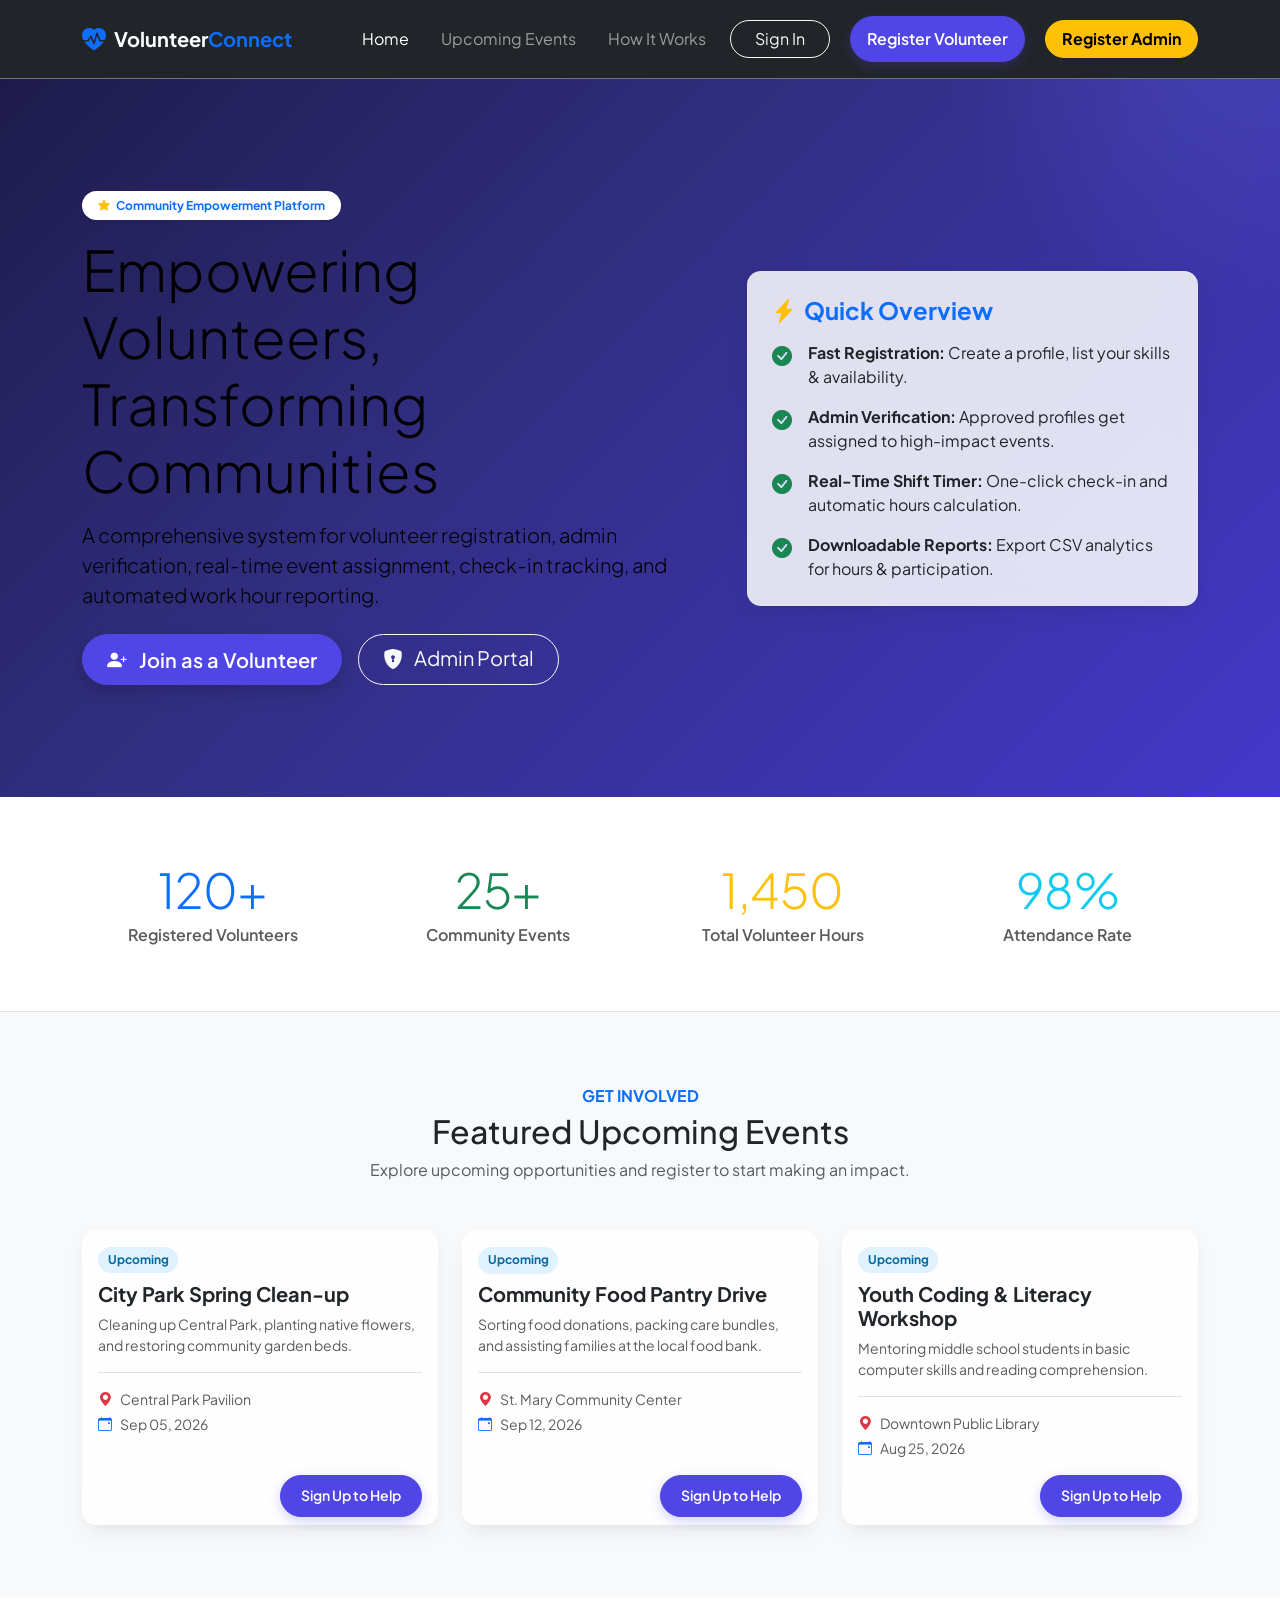
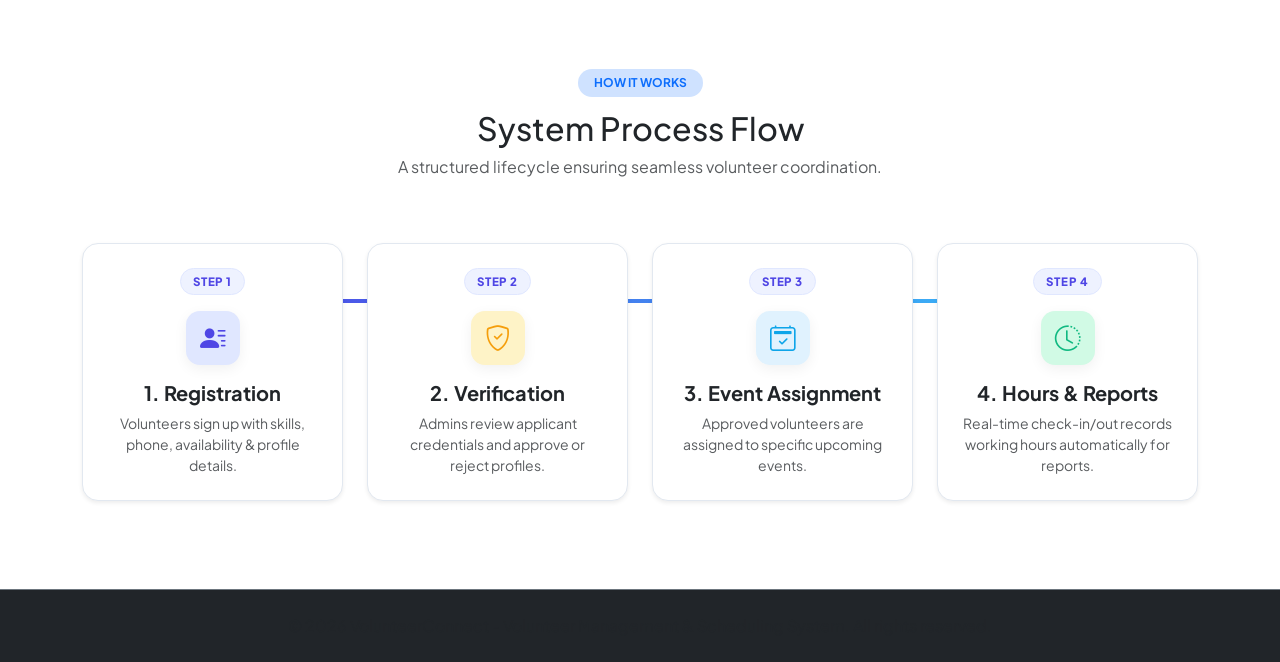
<file: frontend/index.html>
<!DOCTYPE html>
<html lang="en">

<head>
  <meta charset="UTF-8">
  <meta name="viewport" content="width=device-width, initial-scale=1.0">
  <title>Volunteer Connect - Volunteer Management & Scheduling System</title>
  <meta name="description"
    content="Streamlined volunteer registration, event scheduling, admin verification, and automatic working hours tracking.">

  <!-- Bootstrap 5 CSS & Icons -->
  <link href="https://cdn.jsdelivr.net/npm/bootstrap@5.3.2/dist/css/bootstrap.min.css" rel="stylesheet">
  <link href="https://cdn.jsdelivr.net/npm/bootstrap-icons@1.11.1/font/bootstrap-icons.css" rel="stylesheet">
  <!-- Google Fonts -->
  <link href="https://fonts.googleapis.com/css2?family=Plus+Jakarta+Sans:wght@400;500;600;700;800&display=swap"
    rel="stylesheet">
  <!-- Custom CSS -->
  <link rel="stylesheet" href="css/styles.css">
</head>

<body>

  <!-- Navigation Bar -->
  <nav class="navbar navbar-expand-lg navbar-dark bg-dark py-3 sticky-top border-bottom border-secondary">
    <div class="container">
      <a class="navbar-brand fw-bold d-flex align-items-center gap-2" href="index.html">
        <i class="bi bi-heart-pulse-fill text-indigo fs-4 text-primary"></i>
        <span>Volunteer<span class="text-primary">Connect</span></span>
      </a>
      <button class="navbar-toggler" type="button" data-bs-toggle="collapse" data-bs-target="#navbarNav">
        <span class="navbar-toggler-icon"></span>
      </button>
      <div class="collapse navbar-collapse" id="navbarNav">
        <ul class="navbar-menu navbar-nav ms-auto align-items-center gap-3">
          <li class="nav-item"><a class="nav-link active" href="index.html">Home</a></li>
          <li class="nav-item"><a class="nav-link" href="#events-section">Upcoming Events</a></li>
          <li class="nav-item"><a class="nav-link" href="#about-section">How It Works</a></li>
          <li class="nav-item">
            <a href="login.html" class="btn btn-outline-light rounded-pill px-4 me-1">Sign In</a>
          </li>
          <li class="nav-item">
            <a href="login.html?tab=register" class="btn btn-primary rounded-pill px-3 me-1">Register Volunteer</a>
          </li>
          <li class="nav-item">
            <a href="admin_register.html" class="btn btn-warning rounded-pill px-3 fw-bold">Register Admin</a>
          </li>
        </ul>
      </div>
    </div>
  </nav>

  <!-- Hero Section -->
  <header class="hero-gradient py-5 text-white position-relative">
    <div class="container py-5 my-3">
      <div class="row align-items-center gy-4">
        <div class="col-lg-7">
          <span class="badge bg-white text-primary fw-bold px-3 py-2 rounded-pill mb-3 shadow-sm">
            <i class="bi bi-star-fill text-warning me-1"></i> Community Empowerment Platform
          </span>
          <h1 class="display-4 text-black fw-extrabold mb-3">Empowering Volunteers, Transforming Communities</h1>
          <p class="lead text-black mb-4 opacity-90">
            A comprehensive system for volunteer registration, admin verification, real-time event assignment, check-in
            tracking, and automated work hour reporting.
          </p>
          <div class="d-flex flex-wrap gap-3">
            <a href="login.html?tab=register" class="btn btn-primary btn-lg rounded-pill px-4 shadow">
              <i class="bi bi-person-plus-fill me-2"></i> Join as a Volunteer
            </a>
            <a href="login.html" class="btn btn-outline-light btn-lg rounded-pill px-4">
              <i class="bi bi-shield-lock-fill me-2"></i> Admin Portal
            </a>
          </div>
        </div>
        <div class="col-lg-5 text-center">
          <div class="glass-card p-4 text-dark text-start">
            <h4 class="fw-bold mb-3 text-primary"><i class="bi bi-lightning-charge-fill text-warning me-2"></i>Quick
              Overview</h4>
            <ul class="list-unstyled d-flex flex-column gap-3 mb-0">
              <li class="d-flex align-items-start gap-3">
                <i class="bi bi-check-circle-fill text-success fs-5"></i>
                <div><strong>Fast Registration:</strong> Create a profile, list your skills & availability.</div>
              </li>
              <li class="d-flex align-items-start gap-3">
                <i class="bi bi-check-circle-fill text-success fs-5"></i>
                <div><strong>Admin Verification:</strong> Approved profiles get assigned to high-impact events.</div>
              </li>
              <li class="d-flex align-items-start gap-3">
                <i class="bi bi-check-circle-fill text-success fs-5"></i>
                <div><strong>Real-Time Shift Timer:</strong> One-click check-in and automatic hours calculation.</div>
              </li>
              <li class="d-flex align-items-start gap-3">
                <i class="bi bi-check-circle-fill text-success fs-5"></i>
                <div><strong>Downloadable Reports:</strong> Export CSV analytics for hours & participation.</div>
              </li>
            </ul>
          </div>
        </div>
      </div>
    </div>
  </header>

  <!-- Impact Stats Section -->
  <section class="py-5 bg-white border-bottom">
    <div class="container">
      <div class="row g-4 text-center">
        <div class="col-md-3 col-6">
          <div class="p-3">
            <h2 class="fw-extrabold text-primary display-5 mb-1" id="landing-stat-vols">120+</h2>
            <p class="text-muted fw-semibold mb-0">Registered Volunteers</p>
          </div>
        </div>
        <div class="col-md-3 col-6">
          <div class="p-3">
            <h2 class="fw-extrabold text-success display-5 mb-1" id="landing-stat-events">25+</h2>
            <p class="text-muted fw-semibold mb-0">Community Events</p>
          </div>
        </div>
        <div class="col-md-3 col-6">
          <div class="p-3">
            <h2 class="fw-extrabold text-warning display-5 mb-1" id="landing-stat-hours">1,450</h2>
            <p class="text-muted fw-semibold mb-0">Total Volunteer Hours</p>
          </div>
        </div>
        <div class="col-md-3 col-6">
          <div class="p-3">
            <h2 class="fw-extrabold text-info display-5 mb-1">98%</h2>
            <p class="text-muted fw-semibold mb-0">Attendance Rate</p>
          </div>
        </div>
      </div>
    </div>
  </section>

  <!-- Public Upcoming Events Preview -->
  <section id="events-section" class="py-5 bg-light">
    <div class="container py-4">
      <div class="text-center mb-5">
        <span class="text-primary fw-bold text-uppercase tracking-wide">Get Involved</span>
        <h2 class="fw-extrabold text-dark mt-1">Featured Upcoming Events</h2>
        <p class="text-muted">Explore upcoming opportunities and register to start making an impact.</p>
      </div>

      <div class="row g-4" id="public-events-list">
        <!-- Sample Preview Events -->
        <div class="col-md-4">
          <div class="card glass-card h-100 border-0">
            <div class="card-body">
              <span class="badge-status badge-upcoming mb-2">Upcoming</span>
              <h5 class="fw-bold text-dark">City Park Spring Clean-up</h5>
              <p class="text-muted small">Cleaning up Central Park, planting native flowers, and restoring community
                garden beds.</p>
              <div class="text-muted small border-top pt-3 mt-2">
                <div class="mb-1"><i class="bi bi-geo-alt-fill text-danger me-2"></i>Central Park Pavilion</div>
                <div><i class="bi bi-calendar-event text-primary me-2"></i>Sep 05, 2026</div>
              </div>
            </div>
            <div class="card-footer bg-transparent border-0 pt-0 text-end">
              <a href="login.html?tab=register" class="btn btn-sm btn-primary rounded-pill">Sign Up to Help</a>
            </div>
          </div>
        </div>

        <div class="col-md-4">
          <div class="card glass-card h-100 border-0">
            <div class="card-body">
              <span class="badge-status badge-upcoming mb-2">Upcoming</span>
              <h5 class="fw-bold text-dark">Community Food Pantry Drive</h5>
              <p class="text-muted small">Sorting food donations, packing care bundles, and assisting families at the
                local food bank.</p>
              <div class="text-muted small border-top pt-3 mt-2">
                <div class="mb-1"><i class="bi bi-geo-alt-fill text-danger me-2"></i>St. Mary Community Center</div>
                <div><i class="bi bi-calendar-event text-primary me-2"></i>Sep 12, 2026</div>
              </div>
            </div>
            <div class="card-footer bg-transparent border-0 pt-0 text-end">
              <a href="login.html?tab=register" class="btn btn-sm btn-primary rounded-pill">Sign Up to Help</a>
            </div>
          </div>
        </div>

        <div class="col-md-4">
          <div class="card glass-card h-100 border-0">
            <div class="card-body">
              <span class="badge-status badge-upcoming mb-2">Upcoming</span>
              <h5 class="fw-bold text-dark">Youth Coding & Literacy Workshop</h5>
              <p class="text-muted small">Mentoring middle school students in basic computer skills and reading
                comprehension.</p>
              <div class="text-muted small border-top pt-3 mt-2">
                <div class="mb-1"><i class="bi bi-geo-alt-fill text-danger me-2"></i>Downtown Public Library</div>
                <div><i class="bi bi-calendar-event text-primary me-2"></i>Aug 25, 2026</div>
              </div>
            </div>
            <div class="card-footer bg-transparent border-0 pt-0 text-end">
              <a href="login.html?tab=register" class="btn btn-sm btn-primary rounded-pill">Sign Up to Help</a>
            </div>
          </div>
        </div>
      </div>
    </div>
  </section>

  <!-- Process Flow Section -->
  <section id="about-section" class="py-5 bg-white position-relative overflow-hidden">
    <div class="container py-4">
      <div class="text-center mb-5">
        <span class="badge bg-primary-subtle text-primary fw-bold text-uppercase px-3 py-2 rounded-pill mb-2">How It Works</span>
        <h2 class="fw-extrabold text-dark mt-1">System Process Flow</h2>
        <p class="text-muted">A structured lifecycle ensuring seamless volunteer coordination.</p>
      </div>

      <!-- Process Flow Steps Container with Animated Connecting Line -->
      <div class="position-relative process-flow-wrapper">
        <!-- Connecting Line Background for Desktop -->
        <div class="process-line-track d-none d-lg-block">
          <div class="process-line-fill"></div>
        </div>

        <div class="row g-4 text-center position-relative">
          <!-- Step 1 -->
          <div class="col-lg-3 col-md-6">
            <div class="process-card p-4 rounded-4 bg-white h-100 border shadow-sm text-center position-relative">
              <div class="process-step-pill">Step 1</div>
              <div class="stat-icon primary mx-auto mb-3 process-icon"><i class="bi bi-person-lines-fill"></i></div>
              <h5 class="fw-bold text-dark mb-2">1. Registration</h5>
              <p class="text-muted small mb-0">Volunteers sign up with skills, phone, availability & profile details.</p>
            </div>
          </div>

          <!-- Step 2 -->
          <div class="col-lg-3 col-md-6">
            <div class="process-card p-4 rounded-4 bg-white h-100 border shadow-sm text-center position-relative">
              <div class="process-step-pill">Step 2</div>
              <div class="stat-icon warning mx-auto mb-3 process-icon"><i class="bi bi-shield-check"></i></div>
              <h5 class="fw-bold text-dark mb-2">2. Verification</h5>
              <p class="text-muted small mb-0">Admins review applicant credentials and approve or reject profiles.</p>
            </div>
          </div>

          <!-- Step 3 -->
          <div class="col-lg-3 col-md-6">
            <div class="process-card p-4 rounded-4 bg-white h-100 border shadow-sm text-center position-relative">
              <div class="process-step-pill">Step 3</div>
              <div class="stat-icon info mx-auto mb-3 process-icon"><i class="bi bi-calendar2-check"></i></div>
              <h5 class="fw-bold text-dark mb-2">3. Event Assignment</h5>
              <p class="text-muted small mb-0">Approved volunteers are assigned to specific upcoming events.</p>
            </div>
          </div>

          <!-- Step 4 -->
          <div class="col-lg-3 col-md-6">
            <div class="process-card p-4 rounded-4 bg-white h-100 border shadow-sm text-center position-relative">
              <div class="process-step-pill">Step 4</div>
              <div class="stat-icon success mx-auto mb-3 process-icon"><i class="bi bi-clock-history"></i></div>
              <h5 class="fw-bold text-dark mb-2">4. Hours & Reports</h5>
              <p class="text-muted small mb-0">Real-time check-in/out records working hours automatically for reports.</p>
            </div>
          </div>
        </div>
      </div>
    </div>
  </section>

  <!-- Footer -->
  <footer class="bg-dark text-white py-4 border-top border-secondary">
    <div class="container text-center">
      <p class="mb-0 text-muted">&copy; 2026 VolunteerConnect - Volunteer Management & Scheduling System. All rights
        reserved.</p>
    </div>
  </footer>

  <script src="https://cdn.jsdelivr.net/npm/bootstrap@5.3.2/dist/js/bootstrap.bundle.min.js"></script>
  <script src="js/api.js"></script>
  <script src="js/auth.js"></script>
</body>

</html>
</file>
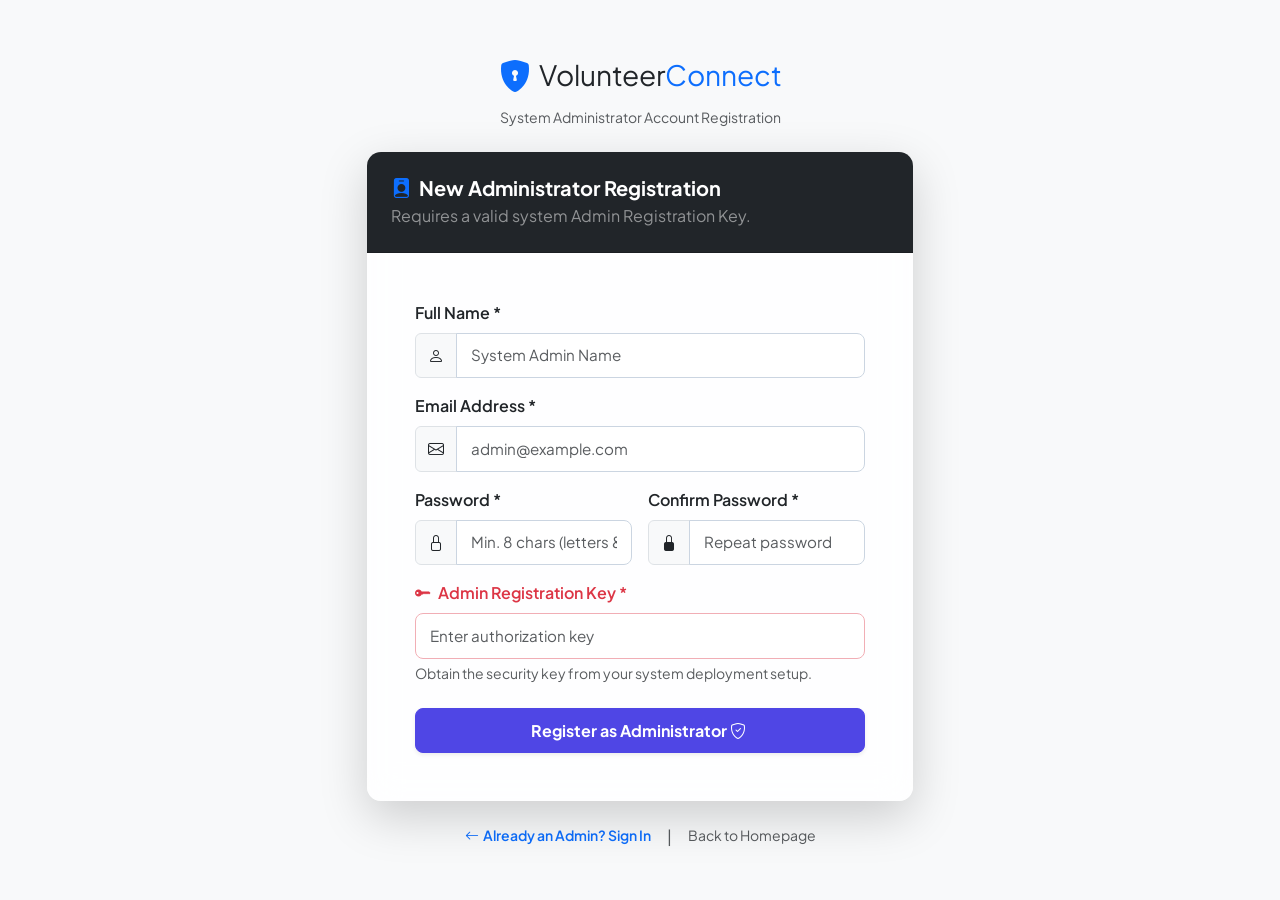
<file: frontend/admin_register.html>
<!DOCTYPE html>
<html lang="en">
<head>
  <meta charset="UTF-8">
  <meta name="viewport" content="width=device-width, initial-scale=1.0">
  <title>Admin Registration - VolunteerConnect</title>
  
  <link href="https://cdn.jsdelivr.net/npm/bootstrap@5.3.2/dist/css/bootstrap.min.css" rel="stylesheet">
  <link href="https://cdn.jsdelivr.net/npm/bootstrap-icons@1.11.1/font/bootstrap-icons.css" rel="stylesheet">
  <link href="https://fonts.googleapis.com/css2?family=Plus+Jakarta+Sans:wght@400;500;600;700;800&display=swap" rel="stylesheet">
  <link rel="stylesheet" href="css/styles.css">
</head>
<body class="bg-light min-vh-100 d-flex flex-column justify-content-center py-4">

  <div class="container">
    <div class="row justify-content-center">
      <div class="col-md-8 col-lg-6">
        
        <div class="text-center mb-4">
          <a href="index.html" class="text-decoration-none d-inline-flex align-items-center gap-2 mb-2">
            <i class="bi bi-shield-lock-fill text-primary fs-2"></i>
            <span class="fs-3 fw-extrabold text-dark">Volunteer<span class="text-primary">Connect</span></span>
          </a>
          <p class="text-muted small">System Administrator Account Registration</p>
        </div>

        <div class="card glass-card border-0 shadow-lg overflow-hidden">
          <div class="card-header bg-dark text-white p-4">
            <h5 class="fw-bold mb-1"><i class="bi bi-person-badge-fill text-primary me-2"></i>New Administrator Registration</h5>
            <p class="text-white-50 extra-small mb-0">Requires a valid system Admin Registration Key.</p>
          </div>

          <div class="card-body p-4 p-md-5">
            <form id="admin-register-form">
              
              <div class="mb-3">
                <label for="admin-reg-name" class="form-label fw-semibold">Full Name *</label>
                <div class="input-group">
                  <span class="input-group-text bg-light"><i class="bi bi-person"></i></span>
                  <input type="text" class="form-control" id="admin-reg-name" placeholder="System Admin Name" required>
                </div>
              </div>

              <div class="mb-3">
                <label for="admin-reg-email" class="form-label fw-semibold">Email Address *</label>
                <div class="input-group">
                  <span class="input-group-text bg-light"><i class="bi bi-envelope"></i></span>
                  <input type="email" class="form-control" id="admin-reg-email" placeholder="admin@example.com" required>
                </div>
              </div>

              <div class="row g-3 mb-3">
                <div class="col-md-6">
                  <label for="admin-reg-password" class="form-label fw-semibold">Password *</label>
                  <div class="input-group">
                    <span class="input-group-text bg-light"><i class="bi bi-lock"></i></span>
                    <input type="password" class="form-control" id="admin-reg-password" placeholder="Min. 8 chars (letters & numbers)" required minlength="8">
                  </div>
                </div>
                <div class="col-md-6">
                  <label for="admin-reg-confirm-password" class="form-label fw-semibold">Confirm Password *</label>
                  <div class="input-group">
                    <span class="input-group-text bg-light"><i class="bi bi-lock-fill"></i></span>
                    <input type="password" class="form-control" id="admin-reg-confirm-password" placeholder="Repeat password" required minlength="8">
                  </div>
                </div>
              </div>

              <div class="mb-4">
                <label for="admin-reg-key" class="form-label fw-semibold text-danger">
                  <i class="bi bi-key-fill me-1"></i> Admin Registration Key *
                </label>
                <input type="password" class="form-control border-danger-subtle" id="admin-reg-key" placeholder="Enter authorization key" required>
                <div class="form-text extra-small text-muted">Obtain the security key from your system deployment setup.</div>
              </div>

              <button type="submit" class="btn btn-primary w-100 py-2.5 fw-bold shadow-sm">
                Register as Administrator <i class="bi bi-shield-check me-1"></i>
              </button>

            </form>
          </div>
        </div>

        <div class="text-center mt-4 d-flex justify-content-center gap-3">
          <a href="login.html" class="text-primary text-decoration-none small fw-semibold">
            <i class="bi bi-arrow-left me-1"></i>Already an Admin? Sign In
          </a>
          <span class="text-muted">|</span>
          <a href="index.html" class="text-muted text-decoration-none small">
            Back to Homepage
          </a>
        </div>

      </div>
    </div>
  </div>

  <script src="https://cdn.jsdelivr.net/npm/bootstrap@5.3.2/dist/js/bootstrap.bundle.min.js"></script>
  <script src="js/api.js"></script>
  <script src="js/auth.js"></script>
</body>
</html>
</file>
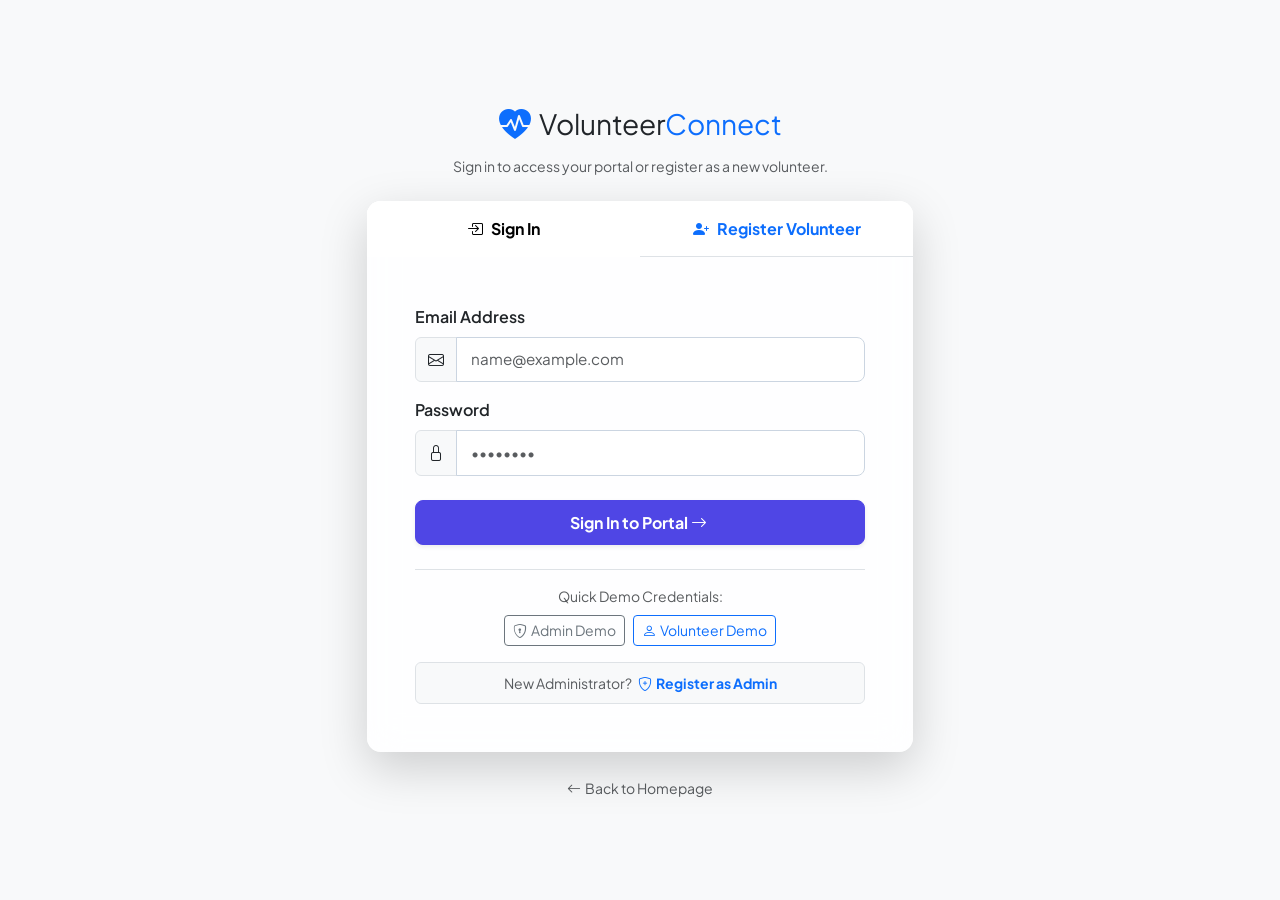
<file: frontend/login.html>
<!DOCTYPE html>
<html lang="en">
<head>
  <meta charset="UTF-8">
  <meta name="viewport" content="width=device-width, initial-scale=1.0">
  <title>Account Portal - VolunteerConnect</title>
  
  <link href="https://cdn.jsdelivr.net/npm/bootstrap@5.3.2/dist/css/bootstrap.min.css" rel="stylesheet">
  <link href="https://cdn.jsdelivr.net/npm/bootstrap-icons@1.11.1/font/bootstrap-icons.css" rel="stylesheet">
  <link href="https://fonts.googleapis.com/css2?family=Plus+Jakarta+Sans:wght@400;500;600;700;800&display=swap" rel="stylesheet">
  <link rel="stylesheet" href="css/styles.css">
</head>
<body class="bg-light min-vh-100 d-flex flex-column justify-content-center py-4">

  <div class="container">
    <div class="row justify-content-center">
      <div class="col-md-8 col-lg-6">
        
        <div class="text-center mb-4">
          <a href="index.html" class="text-decoration-none d-inline-flex align-items-center gap-2 mb-2">
            <i class="bi bi-heart-pulse-fill text-primary fs-2"></i>
            <span class="fs-3 fw-extrabold text-dark">Volunteer<span class="text-primary">Connect</span></span>
          </a>
          <p class="text-muted small">Sign in to access your portal or register as a new volunteer.</p>
        </div>

        <div class="card glass-card border-0 shadow-lg overflow-hidden">
          <div class="card-header bg-white border-bottom p-0">
            <ul class="nav nav-tabs nav-justified border-0" id="authTab" role="tablist">
              <li class="nav-item" role="presentation">
                <button class="nav-link active py-3 fw-bold border-0" id="login-tab" data-bs-toggle="tab" data-bs-target="#login-panel" type="button" role="tab">
                  <i class="bi bi-box-arrow-in-right me-2"></i>Sign In
                </button>
              </li>
              <li class="nav-item" role="presentation">
                <button class="nav-link py-3 fw-bold border-0" id="register-tab" data-bs-toggle="tab" data-bs-target="#register-panel" type="button" role="tab">
                  <i class="bi bi-person-plus-fill me-2"></i>Register Volunteer
                </button>
              </li>
            </ul>
          </div>

          <div class="card-body p-4 p-md-5">
            <div class="tab-content" id="authTabContent">
              
              <!-- LOGIN PANEL -->
              <div class="tab-pane fade show active" id="login-panel" role="tabpanel">
                <form id="login-form">
                  <div class="mb-3">
                    <label for="login-email" class="form-label fw-semibold">Email Address</label>
                    <div class="input-group">
                      <span class="input-group-text bg-light"><i class="bi bi-envelope"></i></span>
                      <input type="email" class="form-control" id="login-email" placeholder="name@example.com" required>
                    </div>
                  </div>

                  <div class="mb-4">
                    <label for="login-password" class="form-label fw-semibold">Password</label>
                    <div class="input-group">
                      <span class="input-group-text bg-light"><i class="bi bi-lock"></i></span>
                      <input type="password" class="form-control" id="login-password" placeholder="••••••••" required>
                    </div>
                  </div>

                  <button type="submit" class="btn btn-primary w-100 py-2.5 fw-bold shadow-sm">
                    Sign In to Portal <i class="bi bi-arrow-right me-1"></i>
                  </button>
                </form>

                <!-- Demo Account Presets -->
                <div class="mt-4 pt-3 border-top text-center">
                  <span class="small text-muted d-block mb-2">Quick Demo Credentials:</span>
                  <div class="d-flex justify-content-center gap-2 mb-3">
                    <button type="button" class="btn btn-sm btn-outline-secondary" onclick="fillCredentials('admin@volunteermsg.org', 'admin123')">
                      <i class="bi bi-shield-lock me-1"></i>Admin Demo
                    </button>
                    <button type="button" class="btn btn-sm btn-outline-primary" onclick="fillCredentials('sarah.j@example.com', 'password123')">
                      <i class="bi bi-person me-1"></i>Volunteer Demo
                    </button>
                  </div>
                  
                  <div class="p-2 bg-light rounded border text-center">
                    <span class="small text-muted">New Administrator? </span>
                    <a href="admin_register.html" class="small fw-bold text-primary text-decoration-none ms-1">
                      <i class="bi bi-shield-plus me-1"></i>Register as Admin
                    </a>
                  </div>
                </div>
              </div>

              <!-- REGISTER PANEL -->
              <div class="tab-pane fade" id="register-panel" role="tabpanel">
                <form id="register-form">
                  <div class="row g-3 mb-3">
                    <div class="col-md-6">
                      <label for="reg-name" class="form-label fw-semibold">Full Name *</label>
                      <input type="text" class="form-control" id="reg-name" placeholder="John Doe" required>
                    </div>
                    <div class="col-md-6">
                      <label for="reg-phone" class="form-label fw-semibold">Phone Number *</label>
                      <input type="tel" class="form-control" id="reg-phone" placeholder="+1 555-0199" required>
                    </div>
                  </div>

                  <div class="mb-3">
                    <label for="reg-email" class="form-label fw-semibold">Email Address *</label>
                    <input type="email" class="form-control" id="reg-email" placeholder="john@example.com" required>
                  </div>

                  <div class="row g-3 mb-3">
                    <div class="col-md-6">
                      <label for="reg-skills" class="form-label fw-semibold">Primary Skills</label>
                      <input type="text" class="form-control" id="reg-skills" placeholder="e.g. First Aid, Teaching, Logistics">
                    </div>
                    <div class="col-md-6">
                      <label for="reg-availability" class="form-label fw-semibold">Availability</label>
                      <select class="form-select" id="reg-availability">
                        <option value="Weekends">Weekends</option>
                        <option value="Evenings & Weekends">Evenings & Weekends</option>
                        <option value="Weekdays">Weekdays</option>
                        <option value="Flexible">Flexible</option>
                      </select>
                    </div>
                  </div>

                  <div class="mb-3">
                    <label for="reg-bio" class="form-label fw-semibold">Short Bio / Background</label>
                    <textarea class="form-control" id="reg-bio" rows="2" placeholder="Tell us briefly why you would like to volunteer..."></textarea>
                  </div>

                  <div class="row g-3 mb-4">
                    <div class="col-md-6">
                      <label for="reg-password" class="form-label fw-semibold">Password *</label>
                      <input type="password" class="form-control" id="reg-password" placeholder="Min. 8 chars (letters & numbers)" required minlength="8">
                    </div>
                    <div class="col-md-6">
                      <label for="reg-confirm-password" class="form-label fw-semibold">Confirm Password *</label>
                      <input type="password" class="form-control" id="reg-confirm-password" placeholder="Repeat password" required minlength="8">
                    </div>
                  </div>

                  <button type="submit" class="btn btn-primary w-100 py-2.5 fw-bold shadow-sm">
                    Submit Volunteer Registration <i class="bi bi-check-circle me-1"></i>
                  </button>
                </form>
              </div>

            </div>
          </div>
        </div>

        <div class="text-center mt-4">
          <a href="index.html" class="text-muted text-decoration-none small"><i class="bi bi-arrow-left me-1"></i>Back to Homepage</a>
        </div>

      </div>
    </div>
  </div>

  <script src="https://cdn.jsdelivr.net/npm/bootstrap@5.3.2/dist/js/bootstrap.bundle.min.js"></script>
  <script src="js/api.js"></script>
  <script src="js/auth.js"></script>
  <script>
    function fillCredentials(email, pass) {
      document.getElementById('login-email').value = email;
      document.getElementById('login-password').value = pass;
    }

    // Auto switch tab if URL query param ?tab=register
    const params = new URLSearchParams(window.location.search);
    if (params.get('tab') === 'register') {
      const regTab = document.getElementById('register-tab');
      if (regTab) {
        new bootstrap.Tab(regTab).show();
      }
    }
  </script>
</body>
</html>
</file>
<file: frontend/css/styles.css>
/* ==========================================================================
   Volunteer Management System - Premium CSS Design System
   ========================================================================== */

:root {
  --primary: #4f46e5;
  --primary-hover: #4338ca;
  --primary-light: #e0e7ff;
  --secondary: #0ea5e9;
  --success: #10b981;
  --success-light: #d1fae5;
  --warning: #f59e0b;
  --warning-light: #fef3c7;
  --danger: #ef4444;
  --danger-light: #fee2e2;
  --dark-bg: #0f172a;
  --card-bg: rgba(255, 255, 255, 0.95);
  --glass-bg: rgba(255, 255, 255, 0.85);
  --glass-border: rgba(226, 232, 240, 0.8);
  --text-main: #1e293b;
  --text-muted: #64748b;
  --sidebar-width: 260px;
  --radius-sm: 8px;
  --radius-md: 14px;
  --radius-lg: 20px;
  --shadow-sm: 0 1px 3px rgba(0,0,0,0.05);
  --shadow-md: 0 10px 25px -5px rgba(0,0,0,0.08), 0 8px 10px -6px rgba(0,0,0,0.04);
  --shadow-lg: 0 20px 30px -10px rgba(79, 70, 229, 0.15);
  --transition: all 0.25s cubic-bezier(0.4, 0, 0.2, 1);
}

body {
  font-family: 'Plus Jakarta Sans', 'Inter', system-ui, -apple-system, sans-serif;
  background-color: #f8fafc;
  color: var(--text-main);
  min-height: 100vh;
  margin: 0;
  padding: 0;
}

/* --- Hero & Landing --- */
.hero-gradient {
  background: linear-gradient(135deg, #1e1b4b 0%, #312e81 40%, #4338ca 100%);
  color: #ffffff;
  position: relative;
  overflow: hidden;
}

.hero-gradient::before {
  content: '';
  position: absolute;
  top: -50%;
  right: -20%;
  width: 600px;
  height: 600px;
  background: radial-gradient(circle, rgba(99, 102, 241, 0.3) 0%, rgba(0, 0, 0, 0) 70%);
  border-radius: 50%;
  pointer-events: none;
}

.glass-card {
  background: var(--glass-bg);
  backdrop-filter: blur(16px);
  -webkit-backdrop-filter: blur(16px);
  border: 1px solid var(--glass-border);
  border-radius: var(--radius-md);
  box-shadow: var(--shadow-md);
  transition: var(--transition);
}

.glass-card:hover {
  transform: translateY(-2px);
  box-shadow: var(--shadow-lg);
}

/* --- App Dashboard Layout --- */
.app-wrapper {
  display: flex;
  min-height: 100vh;
  width: 100%;
}

.sidebar {
  width: var(--sidebar-width);
  background: #0f172a;
  color: #f8fafc;
  display: flex;
  flex-direction: column;
  position: fixed;
  top: 0;
  bottom: 0;
  left: 0;
  z-index: 1040;
  transition: var(--transition);
  box-shadow: 4px 0 20px rgba(0,0,0,0.1);
}

.sidebar-header {
  padding: 1.5rem 1.25rem;
  display: flex;
  align-items: center;
  gap: 0.75rem;
  border-bottom: 1px solid rgba(255, 255, 255, 0.08);
}

.sidebar-brand {
  font-size: 1.2rem;
  font-weight: 700;
  color: #ffffff;
  text-decoration: none;
  display: flex;
  align-items: center;
  gap: 0.5rem;
}

.sidebar-brand i {
  color: #818cf8;
  font-size: 1.5rem;
}

.sidebar-menu {
  list-style: none;
  padding: 1.25rem 0.75rem;
  margin: 0;
  flex-grow: 1;
  display: flex;
  flex-direction: column;
  gap: 0.35rem;
}

.sidebar-link {
  display: flex;
  align-items: center;
  gap: 0.85rem;
  padding: 0.8rem 1rem;
  color: #94a3b8;
  text-decoration: none;
  font-weight: 500;
  border-radius: var(--radius-sm);
  transition: var(--transition);
}

.sidebar-link i {
  font-size: 1.2rem;
  width: 24px;
  text-align: center;
}

.sidebar-link:hover, .sidebar-link.active {
  color: #ffffff;
  background: rgba(99, 102, 241, 0.25);
  border-left: 4px solid #6366f1;
}

.sidebar-user {
  padding: 1.25rem;
  border-top: 1px solid rgba(255, 255, 255, 0.08);
  display: flex;
  align-items: center;
  justify-content: space-between;
  background: rgba(15, 23, 42, 0.6);
}

.sidebar-user .user-role-label {
  color: #94a3b8;
  font-size: 0.75rem;
  letter-spacing: 0.02em;
}

.sidebar-user .logout-btn {
  width: 36px;
  height: 36px;
  border-radius: 8px;
  display: flex;
  align-items: center;
  justify-content: center;
  color: #f87171 !important;
  background: rgba(239, 68, 68, 0.1);
  transition: var(--transition);
  text-decoration: none;
}

.sidebar-user .logout-btn:hover {
  background: rgba(239, 68, 68, 0.25);
  color: #ef4444 !important;
  transform: scale(1.08);
}

.main-content {
  margin-left: var(--sidebar-width);
  flex-grow: 1;
  padding: 2rem 2.5rem;
  width: calc(100% - var(--sidebar-width));
  transition: var(--transition);
}

@media (max-width: 991px) {
  .sidebar {
    transform: translateX(-100%);
  }
  .sidebar.show {
    transform: translateX(0);
  }
  .main-content {
    margin-left: 0;
    width: 100%;
    padding: 1.25rem;
  }
}

/* --- Metric Cards --- */
.stat-card {
  padding: 1.5rem;
  border-radius: var(--radius-md);
  background: #ffffff;
  border: 1px solid var(--glass-border);
  box-shadow: var(--shadow-sm);
  display: flex;
  align-items: center;
  justify-content: space-between;
  transition: var(--transition);
}

.stat-card:hover {
  transform: translateY(-3px);
  box-shadow: var(--shadow-md);
}

.stat-icon {
  width: 54px;
  height: 54px;
  border-radius: 14px;
  display: flex;
  align-items: center;
  justify-content: center;
  font-size: 1.6rem;
}

.stat-icon.primary { background: var(--primary-light); color: var(--primary); }
.stat-icon.success { background: var(--success-light); color: var(--success); }
.stat-icon.warning { background: var(--warning-light); color: var(--warning); }
.stat-icon.info { background: #e0f2fe; color: var(--secondary); }

.stat-value {
  font-size: 1.85rem;
  font-weight: 800;
  line-height: 1.2;
  margin-top: 0.2rem;
}

.stat-label {
  font-size: 0.85rem;
  font-weight: 600;
  text-transform: uppercase;
  letter-spacing: 0.05em;
  color: var(--text-muted);
}

/* --- Status Badges --- */
.badge-status {
  padding: 0.35em 0.8em;
  font-size: 0.75rem;
  font-weight: 700;
  border-radius: 30px;
  text-transform: capitalize;
  display: inline-flex;
  align-items: center;
  gap: 0.35rem;
}

.badge-pending { background: var(--warning-light); color: #b45309; }
.badge-approved { background: var(--success-light); color: #047857; }
.badge-rejected { background: var(--danger-light); color: #b91c1c; }
.badge-upcoming { background: #e0f2fe; color: #0369a1; }
.badge-ongoing { background: #fef3c7; color: #b45309; }
.badge-completed { background: var(--success-light); color: #047857; }
.badge-cancelled { background: var(--danger-light); color: #b91c1c; }

/* --- Data Tables --- */
.custom-table {
  width: 100%;
  border-collapse: separate;
  border-spacing: 0;
}

.custom-table th {
  background: #f1f5f9;
  color: var(--text-muted);
  font-size: 0.8rem;
  font-weight: 700;
  text-transform: uppercase;
  letter-spacing: 0.05em;
  padding: 1rem 1.25rem;
  border-bottom: 2px solid #e2e8f0;
}

.custom-table td {
  padding: 1rem 1.25rem;
  border-bottom: 1px solid #f1f5f9;
  vertical-align: middle;
  font-size: 0.92rem;
}

.custom-table tbody tr {
  transition: var(--transition);
}

.custom-table tbody tr:hover {
  background-color: #f8fafc;
}

/* --- Active Shift Timer Box --- */
.timer-box {
  background: linear-gradient(135deg, #4f46e5 0%, #3730a3 100%);
  color: #ffffff;
  border-radius: var(--radius-md);
  padding: 2rem;
  box-shadow: var(--shadow-lg);
  position: relative;
  overflow: hidden;
}

.timer-digits {
  font-size: 3.2rem;
  font-weight: 800;
  font-family: 'JetBrains Mono', monospace, monospace;
  letter-spacing: 0.05em;
  text-shadow: 0 4px 12px rgba(0,0,0,0.2);
}

/* --- Buttons & Inputs --- */
.btn-primary {
  background-color: var(--primary);
  border-color: var(--primary);
  border-radius: var(--radius-sm);
  padding: 0.6rem 1.25rem;
  font-weight: 600;
  box-shadow: 0 4px 12px rgba(79, 70, 229, 0.25);
  transition: var(--transition);
}

.btn-primary:hover {
  background-color: var(--primary-hover);
  border-color: var(--primary-hover);
  transform: translateY(-1px);
}

.form-control, .form-select {
  border-radius: var(--radius-sm);
  padding: 0.65rem 0.9rem;
  border: 1px solid #cbd5e1;
  font-size: 0.95rem;
}

.form-control:focus, .form-select:focus {
  border-color: var(--primary);
  box-shadow: 0 0 0 3px rgba(79, 70, 229, 0.15);
}

/* --- Toast Notifications --- */
#toast-container {
  position: fixed;
  bottom: 1.5rem;
  right: 1.5rem;
  z-index: 1090;
  display: flex;
  flex-direction: column;
  gap: 0.75rem;
}

.custom-toast {
  background: #ffffff;
  border-left: 5px solid var(--primary);
  box-shadow: var(--shadow-lg);
  border-radius: var(--radius-sm);
  padding: 1rem 1.25rem;
  min-width: 300px;
  display: flex;
  align-items: center;
  justify-content: space-between;
  animation: slideIn 0.3s cubic-bezier(0.4, 0, 0.2, 1);
}

@keyframes slideIn {
  from { transform: translateX(100%); opacity: 0; }
  to { transform: translateX(0); opacity: 1; }
}

.custom-toast.success { border-left-color: var(--success); }
.custom-toast.error { border-left-color: var(--danger); }
.custom-toast.warning { border-left-color: var(--warning); }

/* --- Micro-animations --- */
.animate-pulse {
  animation: pulse 1.5s cubic-bezier(0.4, 0, 0.6, 1) infinite;
}

@keyframes pulse {
  0%, 100% { opacity: 1; transform: scale(1); }
  50% { opacity: .4; transform: scale(0.92); }
}

/* ==========================================================================
   System Process Flow Animations & Interactive Track
   ========================================================================== */
.process-flow-wrapper {
  padding: 1rem 0;
}

.process-line-track {
  position: absolute;
  top: 72px;
  left: 12%;
  right: 12%;
  height: 4px;
  background: #e2e8f0;
  border-radius: 4px;
  z-index: 1;
  overflow: hidden;
}

.process-line-fill {
  width: 100%;
  height: 100%;
  background: linear-gradient(90deg, #4f46e5 0%, #38bdf8 50%, #10b981 100%);
  background-size: 200% 100%;
  animation: flowGradient 3s linear infinite;
}

@keyframes flowGradient {
  0% { background-position: 100% 0; }
  100% { background-position: -100% 0; }
}

.process-card {
  position: relative;
  z-index: 2;
  transition: all 0.35s cubic-bezier(0.4, 0, 0.2, 1);
  border: 1px solid #e2e8f0 !important;
  cursor: default;
}

.process-card:hover {
  transform: translateY(-8px);
  box-shadow: 0 20px 30px -10px rgba(79, 70, 229, 0.15) !important;
  border-color: #818cf8 !important;
}

.process-icon {
  transition: all 0.35s ease;
  box-shadow: 0 4px 14px rgba(0, 0, 0, 0.06);
}

.process-card:hover .process-icon {
  transform: scale(1.15) rotate(6deg);
}

.process-step-pill {
  display: inline-block;
  font-size: 0.72rem;
  font-weight: 800;
  letter-spacing: 0.08em;
  text-transform: uppercase;
  color: var(--primary);
  background: #eef2ff;
  border: 1px solid #e0e7ff;
  padding: 0.25rem 0.75rem;
  border-radius: 50px;
  margin-bottom: 1rem;
  transition: all 0.3s ease;
}

.process-card:hover .process-step-pill {
  background: var(--primary);
  color: #ffffff;
  border-color: var(--primary);
  box-shadow: 0 4px 10px rgba(79, 70, 229, 0.3);
}

/* Staggered entrance animation for cards */
@keyframes fadeInUpCard {
  from {
    opacity: 0;
    transform: translateY(24px);
  }
  to {
    opacity: 1;
    transform: translateY(0);
  }
}

.process-card {
  animation: fadeInUpCard 0.8s ease backwards;
}

.col-lg-3:nth-child(1) .process-card { animation-delay: 0.1s; }
.col-lg-3:nth-child(2) .process-card { animation-delay: 0.25s; }
.col-lg-3:nth-child(3) .process-card { animation-delay: 0.4s; }
.col-lg-3:nth-child(4) .process-card { animation-delay: 0.55s; }
</file>
